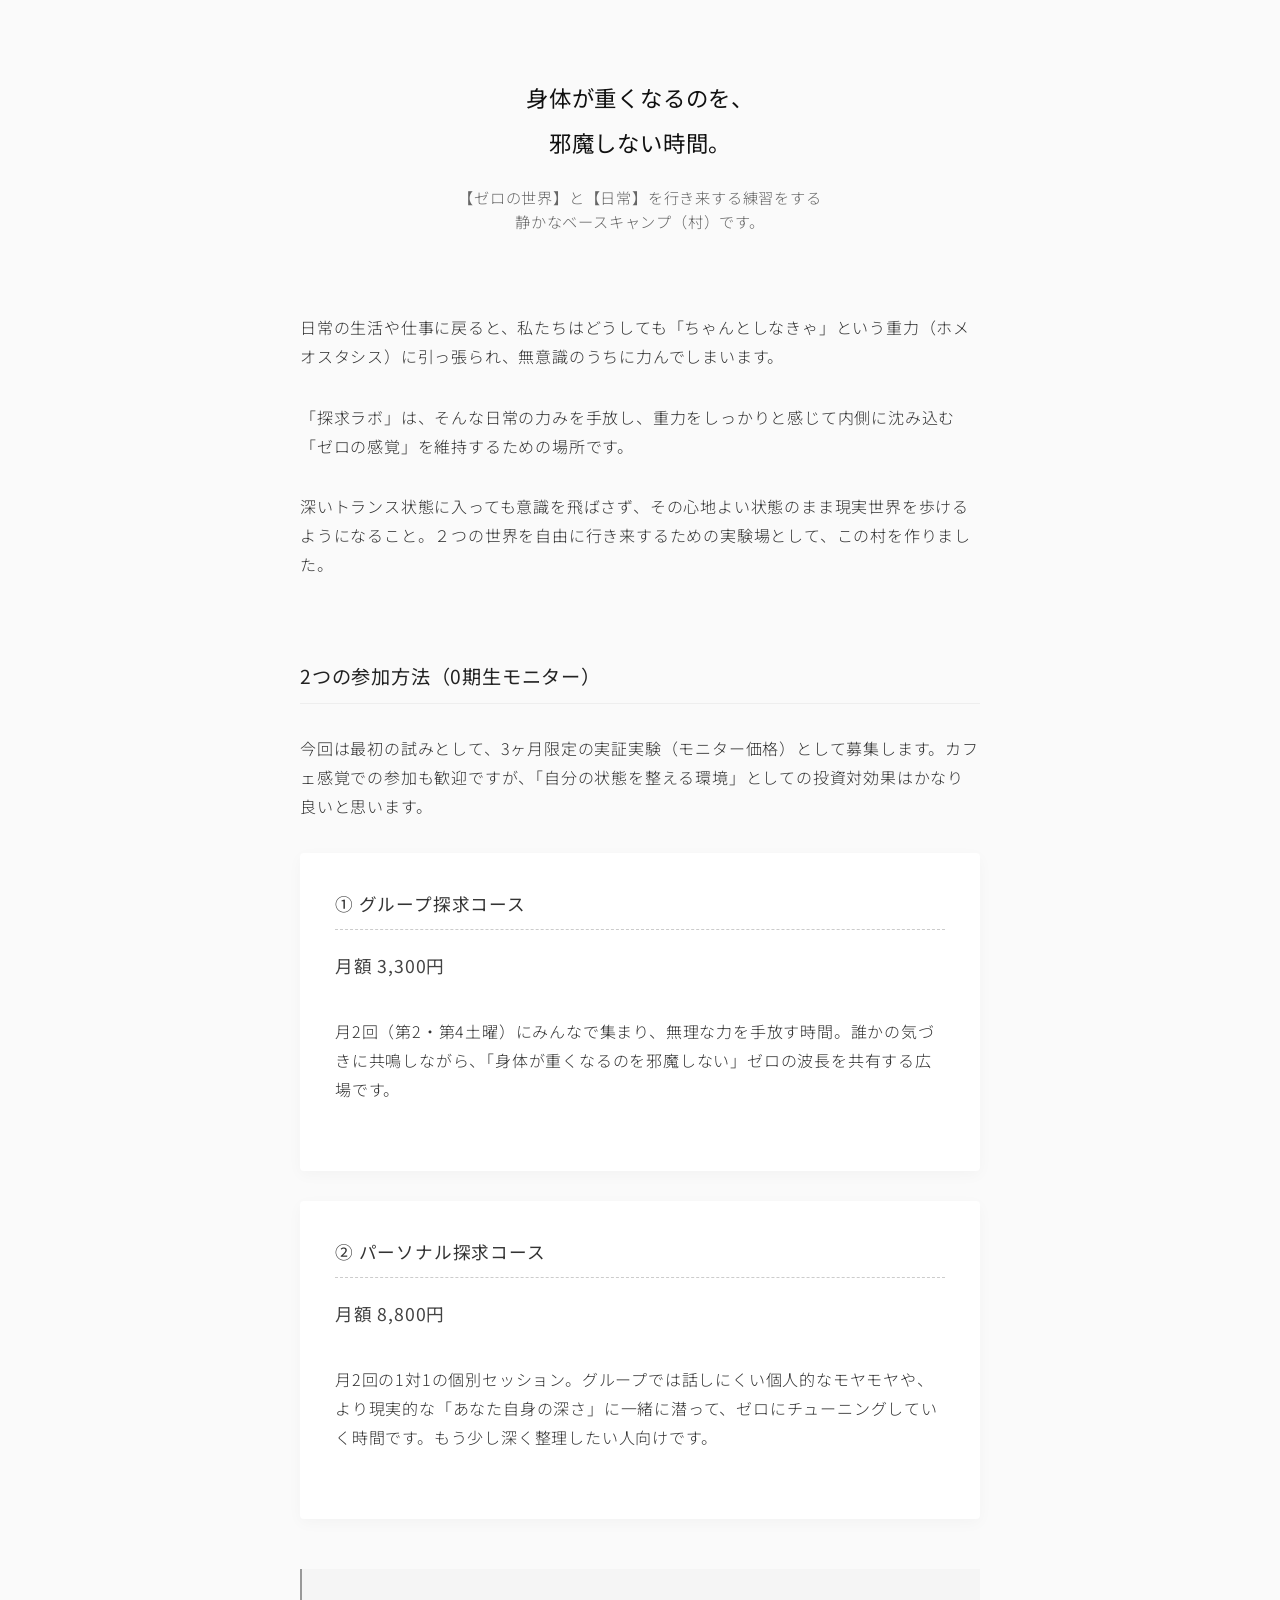
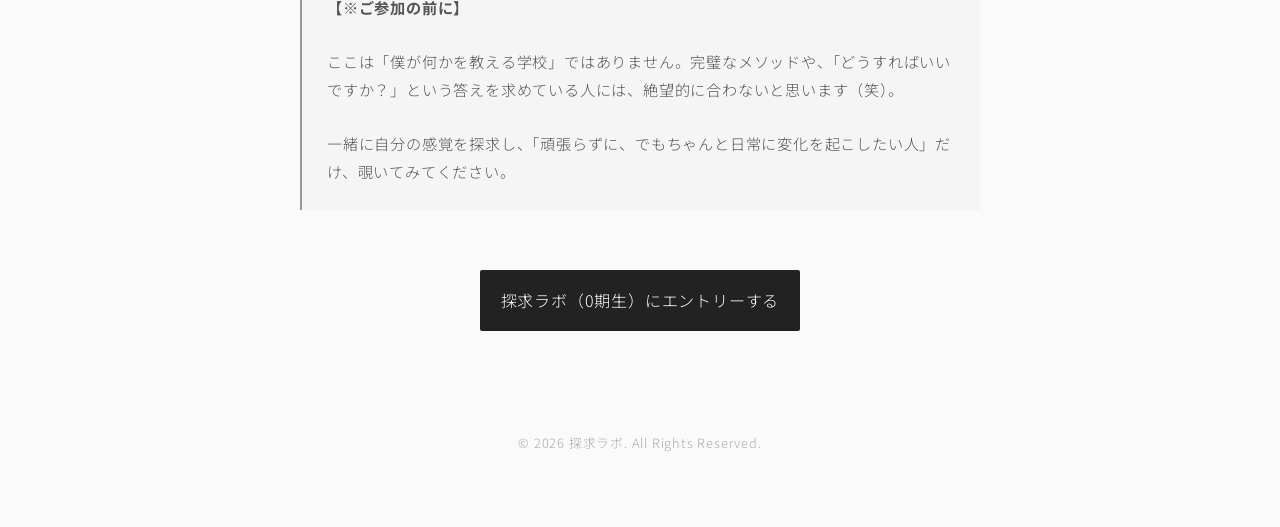
<file: index.html>
<!DOCTYPE html>
<html lang="ja">
<head>
    <meta charset="UTF-8">
    <meta name="viewport" content="width=device-width, initial-scale=1.0">
    <title>探求ラボ｜ゼロと日常を行き来するベースキャンプ</title>
    <link rel="preconnect" href="https://fonts.googleapis.com">
    <link rel="preconnect" href="https://fonts.gstatic.com" crossorigin>
    <link href="https://fonts.googleapis.com/css2?family=Noto+Sans+JP:wght@300;400&display=swap" rel="stylesheet">
    <style>
        /* 無重力と余白を感じさせるシンプルなスタイル */
        body {
            font-family: 'Noto Sans JP', sans-serif;
            line-height: 1.8;
            color: #333;
            background-color: #fafafa;
            margin: 0;
            padding: 0;
            font-weight: 300;
            letter-spacing: 0.05em;
        }
        .container {
            max-width: 680px;
            margin: 0 auto;
            padding: 60px 20px;
        }
        .hero-section {
            text-align: center;
            margin-bottom: 80px;
        }
        .main-title {
            font-size: 1.4rem;
            font-weight: 400;
            line-height: 2;
            margin-bottom: 20px;
            color: #111;
        }
        .sub-title {
            font-size: 0.95rem;
            color: #666;
            line-height: 1.6;
        }
        .content-section p {
            margin-bottom: 2em;
        }
        h2 {
            font-size: 1.2rem;
            font-weight: 400;
            margin-top: 80px;
            margin-bottom: 30px;
            border-bottom: 1px solid #eee;
            padding-bottom: 10px;
            color: #222;
        }
        .course-box {
            background: #fff;
            padding: 35px;
            border-radius: 4px;
            box-shadow: 0 4px 15px rgba(0,0,0,0.03);
            margin-bottom: 30px;
        }
        .course-box h3 {
            margin-top: 0;
            font-size: 1.1rem;
            font-weight: 400;
            border-bottom: 1px dashed #ccc;
            padding-bottom: 10px;
            margin-bottom: 20px;
        }
        .price {
            font-weight: 400;
            font-size: 1.1rem;
            margin-bottom: 15px;
            color: #444;
        }
        .warning-box {
            background: #f5f5f5;
            padding: 25px;
            border-left: 2px solid #999;
            margin: 50px 0;
            font-size: 0.95rem;
            color: #555;
        }
        .cta-button {
            display: block;
            width: 100%;
            max-width: 320px;
            margin: 60px auto;
            padding: 16px 0;
            background-color: #222;
            color: #fff;
            text-align: center;
            text-decoration: none;
            border-radius: 2px;
            font-size: 1rem;
            transition: background-color 0.3s;
        }
        .cta-button:hover {
            background-color: #555;
        }
        footer {
            text-align: center;
            margin-top: 100px;
            font-size: 0.8rem;
            color: #aaa;
        }
    </style>
</head>
<body>
    <div class="container">
        <header class="hero-section">
            <h1 class="main-title">身体が重くなるのを、<br>邪魔しない時間。</h1>
            <p class="sub-title">【ゼロの世界】と【日常】を行き来する練習をする<br>静かなベースキャンプ（村）です。</p>
        </header>

        <main class="content-section">
            <p>日常の生活や仕事に戻ると、私たちはどうしても「ちゃんとしなきゃ」という重力（ホメオスタシス）に引っ張られ、無意識のうちに力んでしまいます。</p>
            
            <p>「探求ラボ」は、そんな日常の力みを手放し、重力をしっかりと感じて内側に沈み込む「ゼロの感覚」を維持するための場所です。</p>
            
            <p>深いトランス状態に入っても意識を飛ばさず、その心地よい状態のまま現実世界を歩けるようになること。２つの世界を自由に行き来するための実験場として、この村を作りました。</p>

            <h2>2つの参加方法（0期生モニター）</h2>
            <p>今回は最初の試みとして、3ヶ月限定の実証実験（モニター価格）として募集します。カフェ感覚での参加も歓迎ですが、「自分の状態を整える環境」としての投資対効果はかなり良いと思います。</p>

            <div class="course-box">
                <h3>① グループ探求コース</h3>
                <p class="price">月額 3,300円</p>
                <p>月2回（第2・第4土曜）にみんなで集まり、無理な力を手放す時間。誰かの気づきに共鳴しながら、「身体が重くなるのを邪魔しない」ゼロの波長を共有する広場です。</p>
            </div>

            <div class="course-box">
                <h3>② パーソナル探求コース</h3>
                <p class="price">月額 8,800円</p>
                <p>月2回の1対1の個別セッション。グループでは話しにくい個人的なモヤモヤや、より現実的な「あなた自身の深さ」に一緒に潜って、ゼロにチューニングしていく時間です。もう少し深く整理したい人向けです。</p>
            </div>

            <div class="warning-box">
                <strong>【※ご参加の前に】</strong><br><br>
                ここは「僕が何かを教える学校」ではありません。完璧なメソッドや、「どうすればいいですか？」という答えを求めている人には、絶望的に合わないと思います（笑）。<br><br>
                一緒に自分の感覚を探求し、「頑張らずに、でもちゃんと日常に変化を起こしたい人」だけ、覗いてみてください。
            </div>

            <a href="ここにMyASPのURLを貼る" class="cta-button">探求ラボ（0期生）にエントリーする</a>

        </main>

        <footer>
            <p>&copy; 2026 探求ラボ. All Rights Reserved.</p>
        </footer>
    </div>
</body>
</html>
</file>
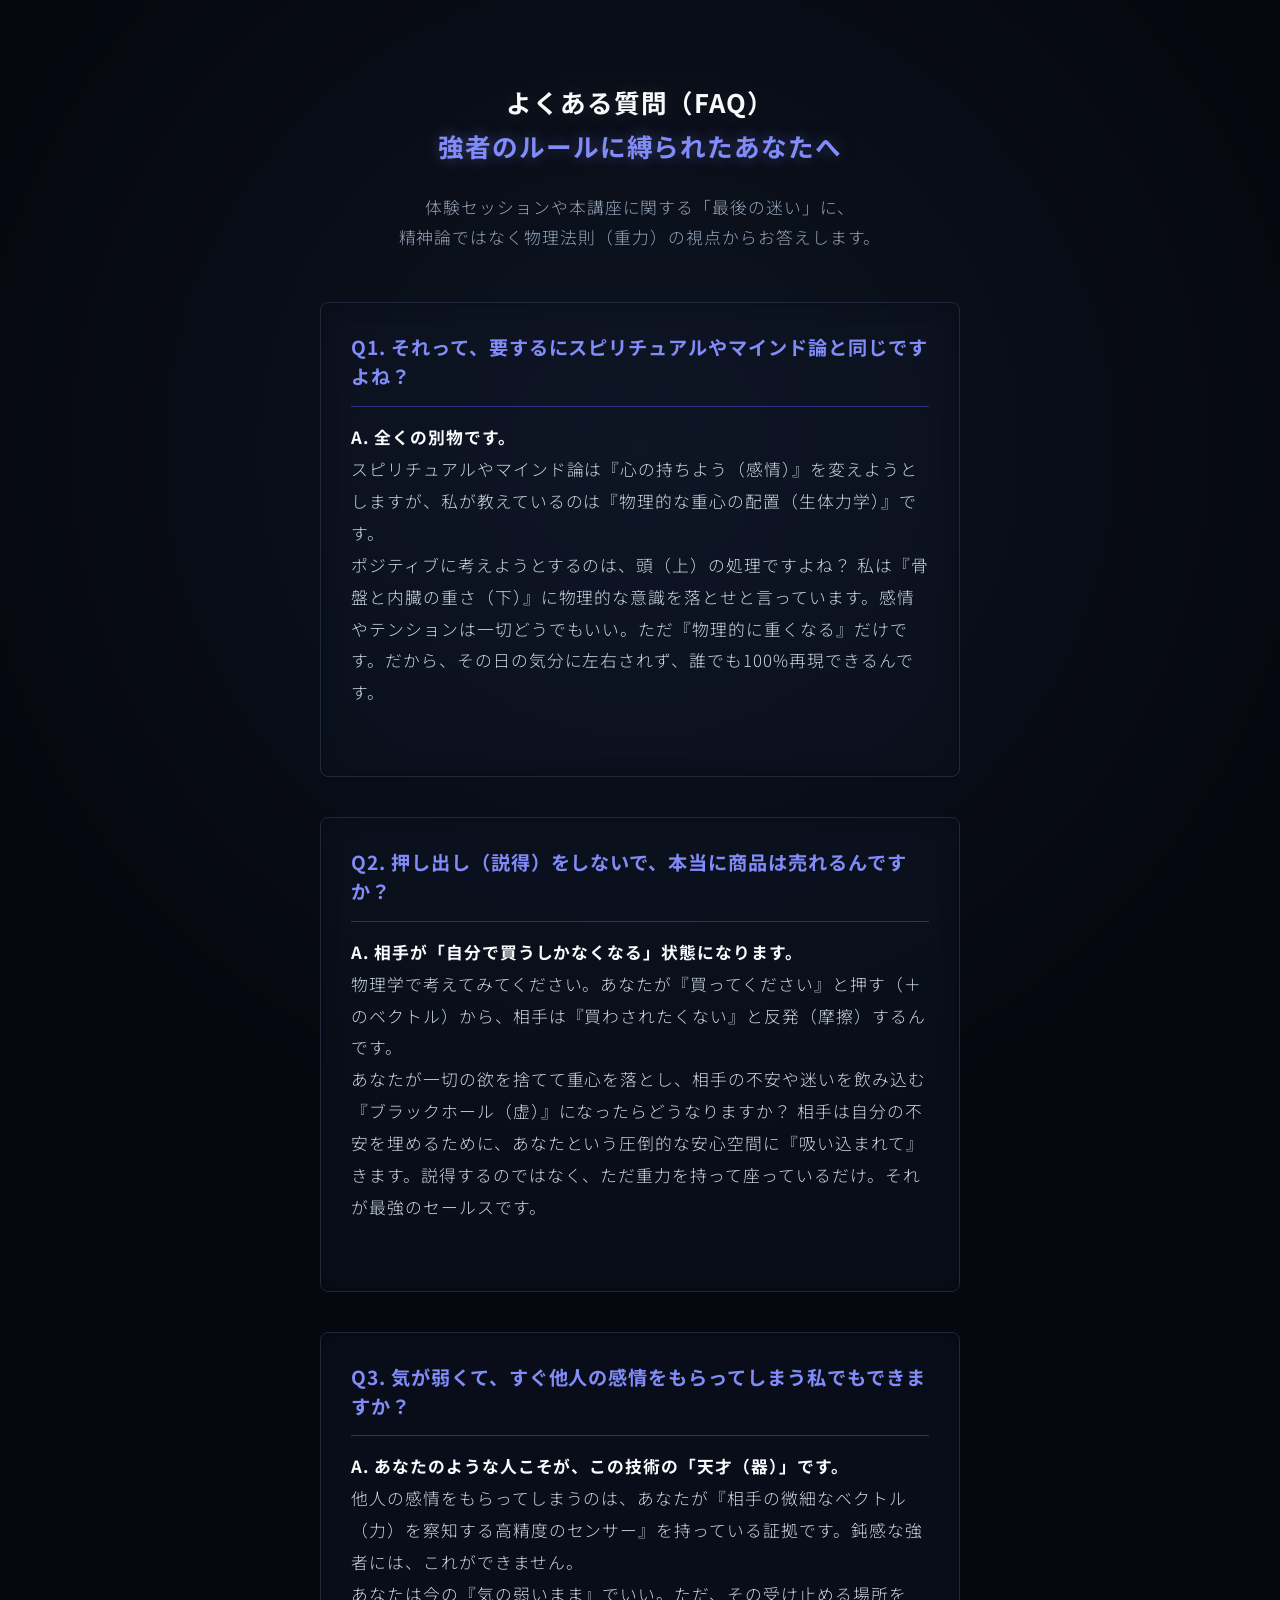
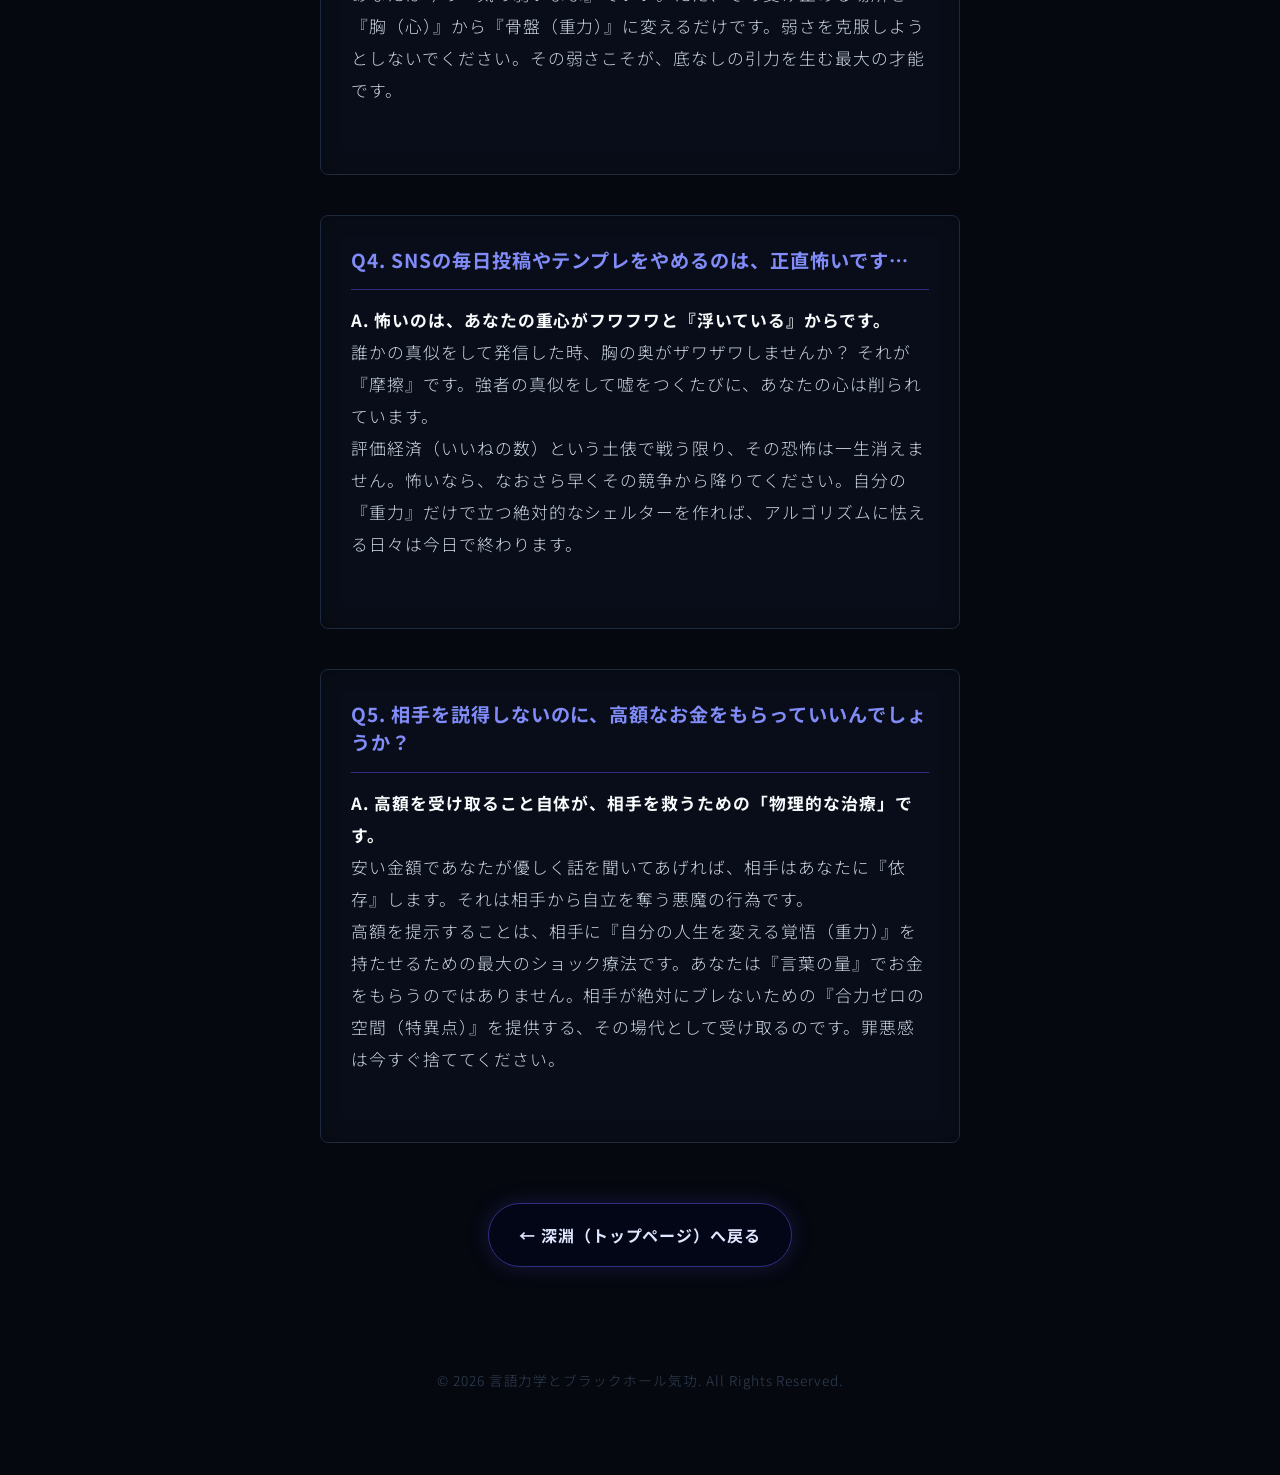
<file: faq.html>
<!DOCTYPE html>
<html lang="ja">
<head>
    <meta charset="UTF-8">
    <meta name="viewport" content="width=device-width, initial-scale=1.0">
    <title>よくある質問｜ブラックホール気功・言語力学</title>
    <link rel="preconnect" href="https://fonts.googleapis.com">
    <link rel="preconnect" href="https://fonts.gstatic.com" crossorigin>
    <link href="https://fonts.googleapis.com/css2?family=Noto+Sans+JP:wght@300;400;700&display=swap" rel="stylesheet">
    <link rel="stylesheet" href="style.css">
</head>
<body>
    <div class="void-background"></div>

    <div class="container">
        <header class="hero-section" style="margin-bottom: 50px;">
            <h1 class="main-title">よくある質問（FAQ）<br><span class="accent-text">強者のルールに縛られたあなたへ</span></h1>
            <p class="sub-title">体験セッションや本講座に関する「最後の迷い」に、<br>精神論ではなく物理法則（重力）の視点からお答えします。</p>
        </header>

        <main class="content-section">
            
            <div class="faq-item">
                <h3 class="faq-q">Q1. それって、要するにスピリチュアルやマインド論と同じですよね？</h3>
                <div class="faq-a">
                    <p><strong>A. 全くの別物です。</strong><br>
                    スピリチュアルやマインド論は『心の持ちよう（感情）』を変えようとしますが、私が教えているのは『物理的な重心の配置（生体力学）』です。<br>ポジティブに考えようとするのは、頭（上）の処理ですよね？ 私は『骨盤と内臓の重さ（下）』に物理的な意識を落とせと言っています。感情やテンションは一切どうでもいい。ただ『物理的に重くなる』だけです。だから、その日の気分に左右されず、誰でも100%再現できるんです。</p>
                </div>
            </div>

            <div class="faq-item">
                <h3 class="faq-q">Q2. 押し出し（説得）をしないで、本当に商品は売れるんですか？</h3>
                <div class="faq-a">
                    <p><strong>A. 相手が「自分で買うしかなくなる」状態になります。</strong><br>
                    物理学で考えてみてください。あなたが『買ってください』と押す（＋のベクトル）から、相手は『買わされたくない』と反発（摩擦）するんです。<br>あなたが一切の欲を捨てて重心を落とし、相手の不安や迷いを飲み込む『ブラックホール（虚）』になったらどうなりますか？ 相手は自分の不安を埋めるために、あなたという圧倒的な安心空間に『吸い込まれて』きます。説得するのではなく、ただ重力を持って座っているだけ。それが最強のセールスです。</p>
                </div>
            </div>

            <div class="faq-item">
                <h3 class="faq-q">Q3. 気が弱くて、すぐ他人の感情をもらってしまう私でもできますか？</h3>
                <div class="faq-a">
                    <p><strong>A. あなたのような人こそが、この技術の「天才（器）」です。</strong><br>
                    他人の感情をもらってしまうのは、あなたが『相手の微細なベクトル（力）を察知する高精度のセンサー』を持っている証拠です。鈍感な強者には、これができません。<br>あなたは今の『気の弱いまま』でいい。ただ、その受け止める場所を『胸（心）』から『骨盤（重力）』に変えるだけです。弱さを克服しようとしないでください。その弱さこそが、底なしの引力を生む最大の才能です。</p>
                </div>
            </div>

            <div class="faq-item">
                <h3 class="faq-q">Q4. SNSの毎日投稿やテンプレをやめるのは、正直怖いです…</h3>
                <div class="faq-a">
                    <p><strong>A. 怖いのは、あなたの重心がフワフワと『浮いている』からです。</strong><br>
                    誰かの真似をして発信した時、胸の奥がザワザワしませんか？ それが『摩擦』です。強者の真似をして嘘をつくたびに、あなたの心は削られています。<br>評価経済（いいねの数）という土俵で戦う限り、その恐怖は一生消えません。怖いなら、なおさら早くその競争から降りてください。自分の『重力』だけで立つ絶対的なシェルターを作れば、アルゴリズムに怯える日々は今日で終わります。</p>
                </div>
            </div>

            <div class="faq-item">
                <h3 class="faq-q">Q5. 相手を説得しないのに、高額なお金をもらっていいんでしょうか？</h3>
                <div class="faq-a">
                    <p><strong>A. 高額を受け取ること自体が、相手を救うための「物理的な治療」です。</strong><br>
                    安い金額であなたが優しく話を聞いてあげれば、相手はあなたに『依存』します。それは相手から自立を奪う悪魔の行為です。<br>高額を提示することは、相手に『自分の人生を変える覚悟（重力）』を持たせるための最大のショック療法です。あなたは『言葉の量』でお金をもらうのではありません。相手が絶対にブレないための『合力ゼロの空間（特異点）』を提供する、その場代として受け取るのです。罪悪感は今すぐ捨ててください。</p>
                </div>
            </div>

            <div style="text-align: center; margin-top: 60px;">
                <a href="index.html" class="cta-button" style="font-size: 1rem; padding: 15px 30px;">← 深淵（トップページ）へ戻る</a>
            </div>

        </main>

        <footer>
            <p>&copy; 2026 言語力学とブラックホール気功. All Rights Reserved.</p>
        </footer>
    </div>
</body>
</html>
</file>
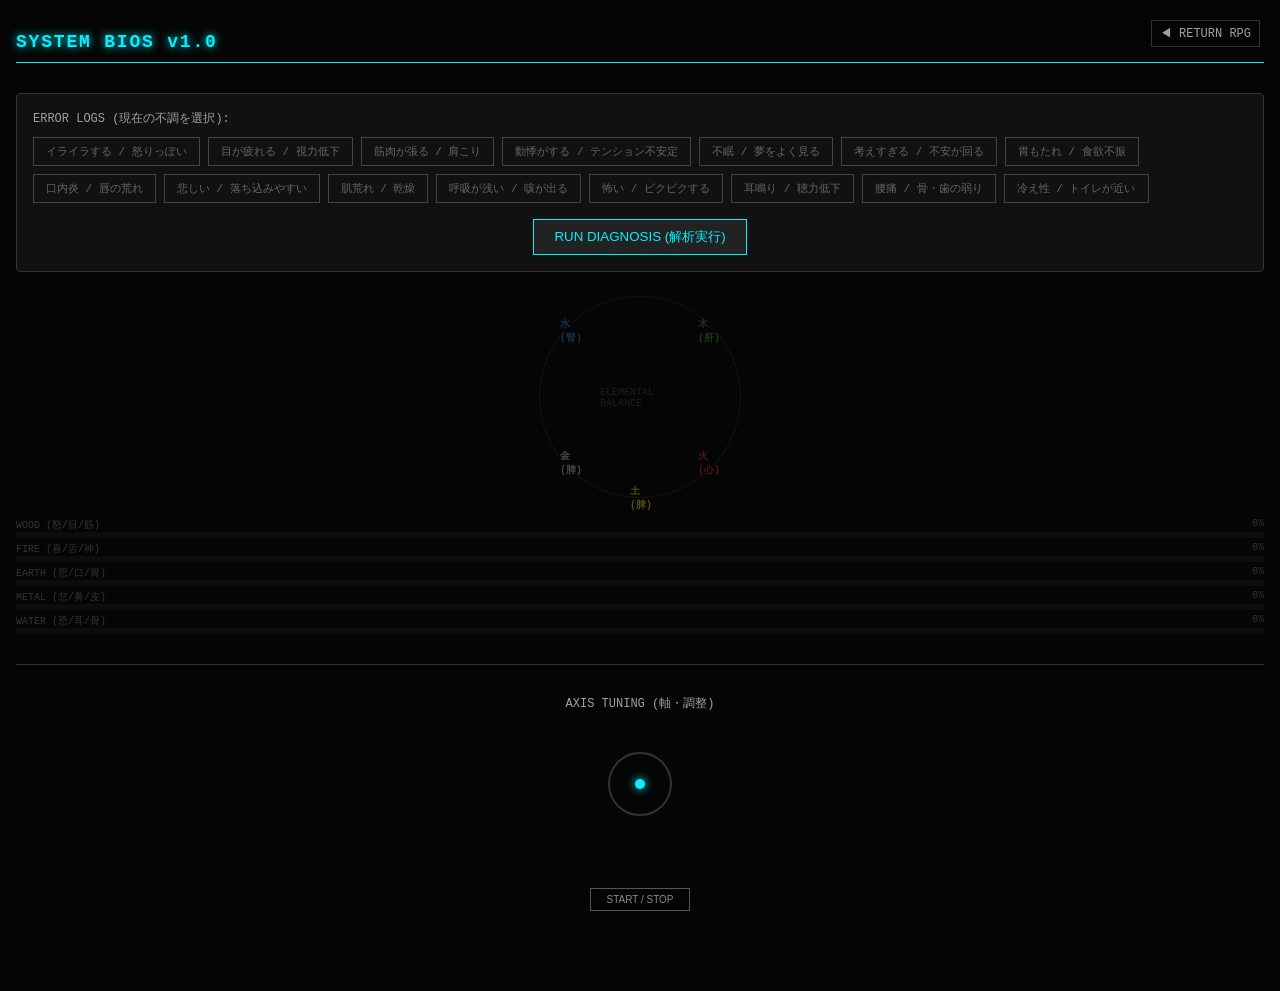
<file: grimoire_bios.html>
<!doctype html>
<html lang="ja">
<head>
  <meta charset="utf-8" />
  <meta name="viewport" content="width=device-width, initial-scale=1, maximum-scale=1, user-scalable=no" />
  <title>GRIMOIRE: BIOS</title>
  <style>
    :root{
      --bg: #050505;
      --panel: #111;
      --text: #a0a0a0;
      --accent: #00f2fe; /* BIOS Blue */
      --wood: #4caf50; /* 肝 */
      --fire: #f44336; /* 心 */
      --earth: #ffeb3b; /* 脾 */
      --metal: #e0e0e0; /* 肺 */
      --water: #2196f3; /* 腎 */
      --glass: rgba(0, 242, 254, 0.05);
    }
    body {
      margin: 0;
      font-family: "Courier New", monospace; /* 技術・メンテ感 */
      background: var(--bg);
      color: var(--text);
      padding: 20px 16px;
      padding-bottom: 80px;
    }

    h1 {
      font-size: 18px; color: var(--accent); border-bottom: 1px solid var(--accent);
      padding-bottom: 10px; margin-bottom: 30px; letter-spacing: 0.1em;
      text-shadow: 0 0 8px var(--accent);
    }
    
    .nav-btn {
      position: absolute; top: 20px; right: 20px;
      font-size: 12px; color: var(--text); text-decoration: none; border: 1px solid #333; padding: 4px 8px;
    }

    /* === 診断セクション === */
    .diagnosis-box {
      background: var(--panel); border: 1px solid #333; padding: 16px; margin-bottom: 24px; border-radius: 4px;
    }
    .check-group { display: flex; flex-wrap: wrap; gap: 8px; margin-bottom: 16px; }
    .check-btn {
      border: 1px solid #444; color: #666; padding: 6px 12px; font-size: 11px; cursor: pointer; transition: 0.2s;
    }
    .check-btn.active { border-color: var(--accent); color: var(--accent); background: var(--glass); box-shadow: 0 0 8px var(--glass); }

    /* === レーダーチャート（CSSで作る簡易版） === */
    .chart-container {
      position: relative; width: 200px; height: 200px; margin: 20px auto;
      background: radial-gradient(circle, #222 1px, transparent 1px); background-size: 20px 20px;
      border-radius: 50%; border: 1px solid #333;
    }
    .axis-label { position: absolute; font-size: 10px; color: #fff; font-weight: bold; }
    /* 五行の位置 */
    .lbl-wood { top: 10%; right: 10%; color: var(--wood); } /* 木 */
    .lbl-fire { bottom: 10%; right: 10%; color: var(--fire); } /* 火 */
    .lbl-earth { bottom: -15px; left: 45%; color: var(--earth); } /* 土 */
    .lbl-metal { bottom: 10%; left: 10%; color: var(--metal); } /* 金 */
    .lbl-water { top: 10%; left: 10%; color: var(--water); } /* 水 */

    .bar-container { margin-top: 10px; font-size: 10px; }
    .status-bar { height: 6px; background: #222; margin-bottom: 4px; position: relative; width: 100%; }
    .status-fill { height: 100%; width: 0%; transition: width 0.5s; }

    /* === 処方箋エリア === */
    #prescription {
      border-top: 1px dashed #444; margin-top: 20px; padding-top: 15px; display: none;
    }
    .patch-title { color: #fff; font-size: 14px; margin-bottom: 8px; }
    .patch-content { font-size: 12px; line-height: 1.6; color: #ccc; }

    /* === 軸チューニング（呼吸） === */
    .tuning-circle {
      width: 60px; height: 60px; border: 2px solid #333; border-radius: 50%; margin: 40px auto;
      display: flex; align-items: center; justify-content: center;
      position: relative; transition: 0.3s;
    }
    .tuning-core {
      width: 10px; height: 10px; background: var(--accent); border-radius: 50%;
      box-shadow: 0 0 10px var(--accent);
    }
    
    /* アニメーション：山口式呼吸 */
    @keyframes breathe {
      0% { transform: scale(1); border-color: #333; } /* 虚無 */
      40% { transform: scale(1.8); border-color: var(--accent); } /* 吸気（トルク） */
      50% { transform: scale(1.8); border-color: #fff; } /* 充填 */
      100% { transform: scale(1); border-color: #333; } /* 呼気（リリース） */
    }
    .tuning-active .tuning-circle { animation: breathe 6s infinite ease-in-out; }
    .breath-text { text-align: center; font-size: 10px; height: 12px; color: var(--accent); opacity: 0; }
    .tuning-active .breath-text { opacity: 1; transition: opacity 1s; }

  </style>
</head>
<body>

  <a href="./index.html" class="nav-btn">◀ RETURN RPG</a>

  <h1>SYSTEM BIOS v1.0</h1>

  <div class="diagnosis-box">
    <div style="font-size:12px; margin-bottom:10px;"> ERROR LOGS (現在の不調を選択):</div>
    <div class="check-group" id="symptomList">
      </div>
    
    <div style="text-align:center;">
      <button onclick="runDiagnosis()" style="background:#222; color:var(--accent); border:1px solid var(--accent); padding:8px 20px; cursor:pointer;">
        RUN DIAGNOSIS (解析実行)
      </button>
    </div>
  </div>

  <div id="resultArea" style="opacity:0.3; pointer-events:none; transition:0.5s;">
    
    <div class="chart-container">
      <div style="position:absolute; top:45%; left:30%; font-size:10px; color:#555;">ELEMENTAL<br>BALANCE</div>
      <div class="axis-label lbl-wood">木<br>(肝)</div>
      <div class="axis-label lbl-fire">火<br>(心)</div>
      <div class="axis-label lbl-earth">土<br>(脾)</div>
      <div class="axis-label lbl-metal">金<br>(肺)</div>
      <div class="axis-label lbl-water">水<br>(腎)</div>
    </div>

    <div class="bar-container">
      <div style="display:flex; justify-content:space-between;"><span>WOOD (怒/目/筋)</span><span id="val-wood">0%</span></div>
      <div class="status-bar"><div class="status-fill" id="bar-wood" style="background:var(--wood);"></div></div>
      
      <div style="display:flex; justify-content:space-between;"><span>FIRE (喜/舌/神)</span><span id="val-fire">0%</span></div>
      <div class="status-bar"><div class="status-fill" id="bar-fire" style="background:var(--fire);"></div></div>
      
      <div style="display:flex; justify-content:space-between;"><span>EARTH (思/口/胃)</span><span id="val-earth">0%</span></div>
      <div class="status-bar"><div class="status-fill" id="bar-earth" style="background:var(--earth);"></div></div>
      
      <div style="display:flex; justify-content:space-between;"><span>METAL (悲/鼻/皮)</span><span id="val-metal">0%</span></div>
      <div class="status-bar"><div class="status-fill" id="bar-metal" style="background:var(--metal);"></div></div>
      
      <div style="display:flex; justify-content:space-between;"><span>WATER (恐/耳/骨)</span><span id="val-water">0%</span></div>
      <div class="status-bar"><div class="status-fill" id="bar-water" style="background:var(--water);"></div></div>
    </div>

    <div id="prescription">
      <div class="patch-title">>> SYSTEM PATCH (推奨行動):</div>
      <div class="patch-content" id="patchText">
        解析待機中...
      </div>
    </div>

  </div>

  <div style="border-bottom:1px solid #333; margin:30px 0;"></div>

  <div style="text-align:center;">
    <div style="font-size:12px; margin-bottom:10px;">AXIS TUNING (軸・調整)</div>
    <div id="tuningArea">
      <div class="tuning-circle">
        <div class="tuning-core"></div>
      </div>
      <div class="breath-text">Inhale (Torque)...</div>
    </div>
    <button onclick="toggleTuning()" style="margin-top:20px; background:transparent; border:1px solid #555; color:#888; padding:5px 15px; font-size:10px;">
      START / STOP
    </button>
  </div>

  <script>
    // === データ：五行の症状と対策 ===
    // Uさんのアップロード資料に基づく
    const SYMPTOMS = [
      { text: "イライラする / 怒りっぽい", type: "wood" },
      { text: "目が疲れる / 視力低下", type: "wood" },
      { text: "筋肉が張る / 肩こり", type: "wood" },
      { text: "動悸がする / テンション不安定", type: "fire" },
      { text: "不眠 / 夢をよく見る", type: "fire" },
      { text: "考えすぎる / 不安が回る", type: "earth" },
      { text: "胃もたれ / 食欲不振", type: "earth" },
      { text: "口内炎 / 唇の荒れ", type: "earth" },
      { text: "悲しい / 落ち込みやすい", type: "metal" },
      { text: "肌荒れ / 乾燥", type: "metal" },
      { text: "呼吸が浅い / 咳が出る", type: "metal" },
      { text: "怖い / ビクビクする", type: "water" },
      { text: "耳鳴り / 聴力低下", type: "water" },
      { text: "腰痛 / 骨・歯の弱り", type: "water" },
      { text: "冷え性 / トイレが近い", type: "water" }
    ];

    const ADVICE = {
      wood: "【木(肝)の過熱】<br>怒りと目の酷使でエンジンが焼き付いています。<br>▶ 行動：酸味（酢・梅干し）を摂る。深呼吸して「の」の字を書く。<br>▶ 魔法：夜11時〜3時はスマホを見ずに目を閉じる（肝の修復時間）。",
      fire: "【火(心)の暴走】<br>喜びすぎや焦りで心が空回りしています。<br>▶ 行動：苦味（コーヒー・ゴーヤ）を少量摂る。汗をかきすぎない。<br>▶ 魔法：舌先を上顎につけて、静かに3分座る。",
      earth: "【土(脾)の停滞】<br>「思い悩み」が消化器を止めています。<br>▶ 行動：自然な甘味（芋・栗）を摂る。冷たい飲み物を禁止。<br>▶ 魔法：裸足で土の上を歩くか、踵（かかと）落とし運動をする。",
      metal: "【金(肺)の乾燥】<br>悲しみと乾燥でバリア機能（皮膚）が低下中。<br>▶ 行動：辛味（生姜・ネギ）で発散させる。白い食べ物（大根・豆腐）を食べる。<br>▶ 魔法：皮膚を乾布摩擦し、「自分と他人の境界線」を意識する。",
      water: "【水(腎)の枯渇】<br>根源的な「恐れ」が生命力を削っています。<br>▶ 行動：塩辛いもの（海藻・味噌）を摂る。腰（腎臓）をカイロで温める。<br>▶ 魔法：黒い服を着る。静かな場所で耳を澄ます。"
    };

    // 初期化
    const list = document.getElementById('symptomList');
    SYMPTOMS.forEach(s => {
      const btn = document.createElement('div');
      btn.className = 'check-btn';
      btn.innerText = s.text;
      btn.dataset.type = s.type;
      btn.onclick = () => btn.classList.toggle('active');
      list.appendChild(btn);
    });

    function runDiagnosis() {
      // 集計
      const scores = { wood:0, fire:0, earth:0, metal:0, water:0 };
      let total = 0;
      
      document.querySelectorAll('.check-btn.active').forEach(btn => {
        scores[btn.dataset.type]++;
        total++;
      });

      if(total === 0) {
        alert("症状を選択してください。");
        return;
      }

      // グラフ反映
      const max = Math.max(...Object.values(scores)) || 1; // 0除算防止
      
      for(let key in scores) {
        const percent = (scores[key] / max) * 100;
        document.getElementById(`bar-${key}`).style.width = `${percent}%`;
        document.getElementById(`val-${key}`).innerText = scores[key] > 0 ? "WARNING" : "OK";
      }

      // 最大の問題点へのアドバイスを表示
      let worstType = Object.keys(scores).reduce((a, b) => scores[a] > scores[b] ? a : b);
      if(scores[worstType] === 0) worstType = null;

      const patchArea = document.getElementById('prescription');
      const patchText = document.getElementById('patchText');
      const resultArea = document.getElementById('resultArea');

      resultArea.style.opacity = 1;
      resultArea.style.pointerEvents = "auto";
      patchArea.style.display = "block";

      if(worstType) {
        patchText.innerHTML = ADVICE[worstType];
      } else {
        patchText.innerText = "異常なし。現在の状態は安定しています。";
      }
      
      // RPG側へのデータ連携（例：localStorageに記録してRPG側でイベント発生など）
      // localStorage.setItem('grimoire_status', JSON.stringify(scores));
    }

    // 軸チューニング
    let isTuning = false;
    function toggleTuning() {
      const area = document.getElementById('tuningArea');
      isTuning = !isTuning;
      if(isTuning) {
        area.classList.add('tuning-active');
      } else {
        area.classList.remove('tuning-active');
      }
    }
  </script>
</body>
</html>
</file>
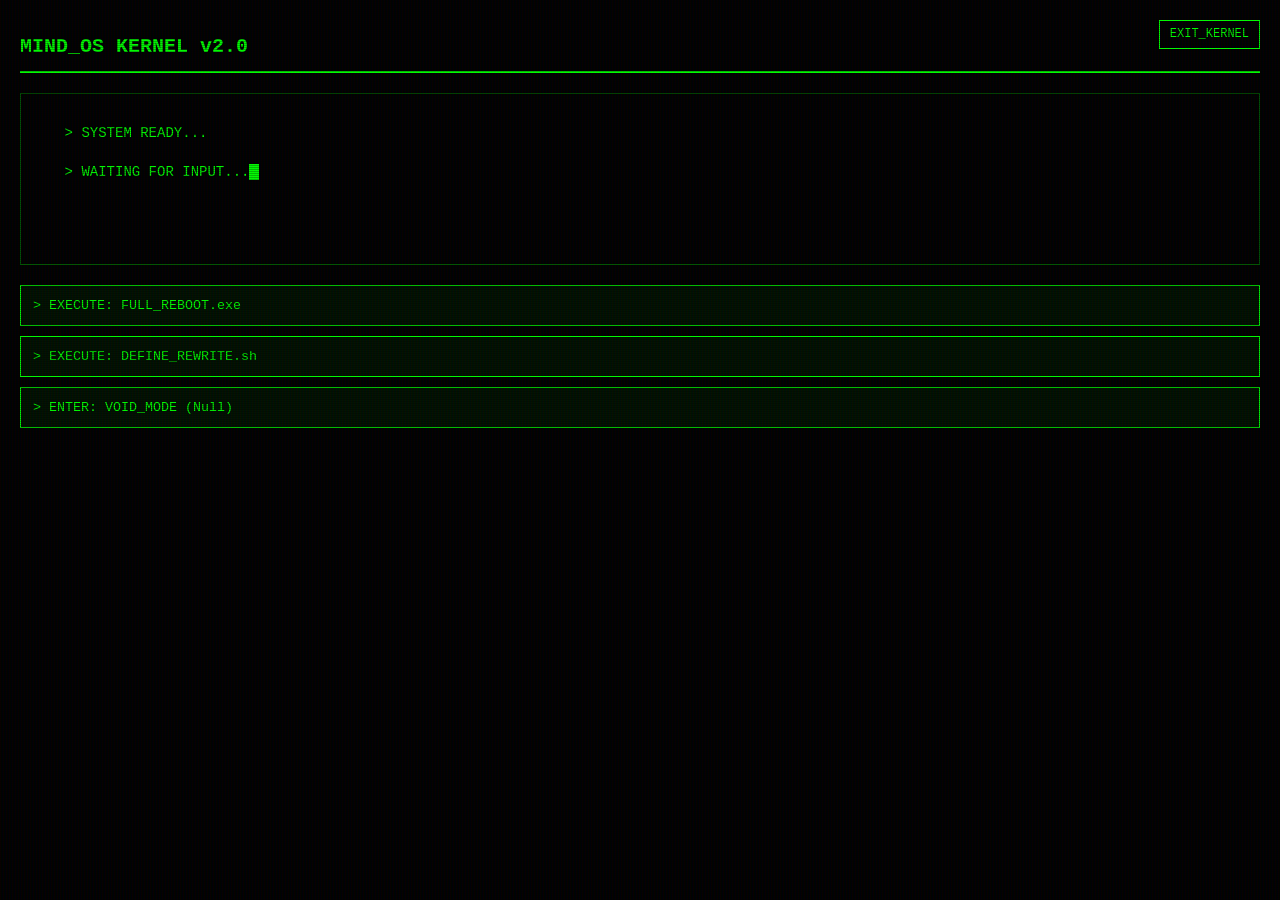
<file: grimoire_kernel.html>
<!doctype html>
<html lang="en">
<head>
  <meta charset="utf-8" />
  <meta name="viewport" content="width=device-width, initial-scale=1, maximum-scale=1, user-scalable=no" />
  <title>MIND_OS KERNEL</title>
  <style>
    :root {
      --bg: #000000;
      --term: #0f0; /* Terminal Green */
      --warn: #ff00ff;
      --dim: #005500;
    }
    body {
      background-color: var(--bg);
      color: var(--term);
      font-family: "Courier New", Courier, monospace;
      margin: 0;
      padding: 20px;
      padding-bottom: 80px;
      overflow-x: hidden;
      line-height: 1.4;
    }
    
    /* CRTモニター風のエフェクト */
    body::before {
      content: " ";
      display: block;
      position: fixed; top: 0; left: 0; bottom: 0; right: 0;
      background: linear-gradient(rgba(18, 16, 16, 0) 50%, rgba(0, 0, 0, 0.25) 50%), linear-gradient(90deg, rgba(255, 0, 0, 0.06), rgba(0, 255, 0, 0.02), rgba(0, 0, 255, 0.06));
      z-index: 2; background-size: 100% 2px, 3px 100%; pointer-events: none;
    }

    a { color: var(--term); text-decoration: none; border-bottom: 1px dashed var(--term); }
    h1 { font-size: 20px; border-bottom: 2px solid var(--term); padding-bottom: 10px; margin-bottom: 20px; }
    
    .nav-btn {
      position: absolute; top: 20px; right: 20px;
      border: 1px solid var(--term); padding: 5px 10px; font-size: 12px;
    }

    /* === ターミナルエリア === */
    .terminal-window {
      border: 1px solid var(--dim); padding: 10px; margin-bottom: 20px; min-height: 150px;
      font-size: 14px; white-space: pre-wrap;
    }
    .cursor {
      display: inline-block; width: 10px; height: 16px; background: var(--term);
      animation: blink 1s infinite; vertical-align: middle;
    }
    @keyframes blink { 0%, 100% { opacity: 1; } 50% { opacity: 0; } }

    /* === コマンドボタン群 === */
    .command-grid { display: grid; grid-template-columns: 1fr; gap: 10px; margin-bottom: 30px; }
    .cmd-btn {
      background: #001100; border: 1px solid var(--term); color: var(--term);
      padding: 12px; text-align: left; font-family: inherit; cursor: pointer;
      transition: 0.2s; position: relative;
    }
    .cmd-btn:hover { background: var(--term); color: #000; }
    .cmd-btn::before { content: "> "; }

    /* === 定義書き換えフォーム === */
    .input-group { margin-bottom: 10px; border: 1px solid var(--dim); padding: 10px; }
    .input-label { font-size: 12px; color: #008800; margin-bottom: 5px; }
    input[type="text"] {
      background: transparent; border: none; border-bottom: 1px solid var(--term);
      color: var(--term); font-family: inherit; width: 100%; font-size: 16px;
      outline: none;
    }

    /* === 虚無モード === */
    #voidOverlay {
      position: fixed; top: 0; left: 0; width: 100%; height: 100%;
      background: #000; z-index: 9999; display: none;
      align-items: center; justify-content: center; flex-direction: column;
    }
    .void-text { color: #333; font-size: 12px; }

  </style>
</head>
<body>

  <a href="./index.html" class="nav-btn">EXIT_KERNEL</a>

  <h1>MIND_OS KERNEL v2.0</h1>

  <div class="terminal-window" id="consoleOutput">
    > SYSTEM READY...<br>
    > WAITING FOR INPUT...<span class="cursor"></span>
  </div>

  <div class="command-grid">
    <button class="cmd-btn" onclick="runReboot()">EXECUTE: FULL_REBOOT.exe</button>
    <button class="cmd-btn" onclick="openRewriter()">EXECUTE: DEFINE_REWRITE.sh</button>
    <button class="cmd-btn" onclick="enterVoid()">ENTER: VOID_MODE (Null)</button>
  </div>

  <div id="rewriteArea" style="display:none;">
    <div style="margin-bottom:10px; color:var(--warn);">// WARNING: CORE VALUES WILL BE OVERWRITTEN</div>
    
    <div class="input-group">
      <div class="input-label">TARGET VARIABLE (対象の言葉)</div>
      <input type="text" id="targetWord" placeholder="例: 緊張 (ANXIETY)">
    </div>

    <div class="input-group">
      <div class="input-label">NEW DEFINITION (新しい定義)</div>
      <input type="text" id="newDef" placeholder="例: エネルギーの充填 (POWER_CHARGE)">
    </div>

    <button class="cmd-btn" onclick="commitRewrite()">>> COMMIT CHANGES (書き換え実行)</button>
  </div>

  <div id="voidOverlay" onclick="exitVoid()">
    <div class="void-text">SYSTEM SUSPENDED</div>
    <div class="void-text" style="margin-top:20px;">Touch to Resume</div>
  </div>

  <script>
    // === ユーティリティ: タイプライター風出力 ===
    const consoleEl = document.getElementById('consoleOutput');
    let isTyping = false;

    function log(text, speed = 30) {
      if(isTyping) return;
      isTyping = true;
      consoleEl.innerHTML = "> "; // リセット
      let i = 0;
      const interval = setInterval(() => {
        consoleEl.innerHTML += text.charAt(i);
        i++;
        if (i >= text.length) {
          clearInterval(interval);
          consoleEl.innerHTML += '<span class="cursor"></span>';
          isTyping = false;
        }
      }, speed);
    }

    function fastLog(html) {
      consoleEl.innerHTML = html + '<span class="cursor"></span>';
    }

    // === 1. 再起動スクリプト (脳内OS再起動) ===
    function runReboot() {
      const sequence = [
        "INITIATING SHUTDOWN SEQUENCE...",
        "DISCONNECTING: Visual Cortex (視覚)... [OK]",
        "DISCONNECTING: Auditory Input (聴覚)... [OK]",
        "CLEARING: Short-term Memory Cache... [OK]",
        "Loading Base Kernel... 山口式構造.sys",
        "Checking Axis... CENTERED",
        "Checking Torque... ROTATING",
        ">> SYSTEM REBOOT COMPLETED. WELCOME BACK, USER."
      ];

      let step = 0;
      consoleEl.innerHTML = "";
      
      function nextStep() {
        if (step < sequence.length) {
          consoleEl.innerHTML += "> " + sequence[step] + "<br>";
          step++;
          setTimeout(nextStep, 800 + Math.random() * 500); // ランダムな待機時間
        } else {
          consoleEl.innerHTML += '<span class="cursor"></span>';
          // 完了時にRPGのEXPを加算する連携も可能
          // localStorage.setItem('grimoire_exp', parseInt(localStorage.getItem('grimoire_exp')) + 100);
        }
      }
      nextStep();
    }

    // === 2. 定義書き換え (言語力学) ===
    function openRewriter() {
      document.getElementById('rewriteArea').style.display = 'block';
      fastLog("> ACCESSING DICTIONARY DATABASE...<br>> READY TO OVERWRITE.");
    }

    function commitRewrite() {
      const target = document.getElementById('targetWord').value;
      const def = document.getElementById('newDef').value;
      
      if(!target || !def) {
        log("ERROR: MISSING ARGUMENTS.");
        return;
      }

      // 演出
      const txt = `> TARGET: "${target}"\n> OLD_VAL: UNKNOWN_FEAR\n> OVERWRITING...\n> NEW_VAL: "${def}"\n> SUCCESS: Reality Vector Updated.`;
      
      // コンソールにゆっくり表示
      let i = 0;
      consoleEl.innerHTML = "";
      const timer = setInterval(() => {
        if(txt.charAt(i) === "\n") consoleEl.innerHTML += "<br>";
        else consoleEl.innerHTML += txt.charAt(i);
        i++;
        if(i >= txt.length) {
          clearInterval(timer);
          consoleEl.innerHTML += '<span class="cursor"></span>';
          document.getElementById('rewriteArea').style.display = 'none';
          document.getElementById('targetWord').value = "";
          document.getElementById('newDef').value = "";
        }
      }, 30);
    }

    // === 3. 虚無モード (Void) ===
    function enterVoid() {
      document.getElementById('voidOverlay').style.display = 'flex';
      // 実際にはここで数分間のタイマーを動かしても良い
    }
    
    function exitVoid() {
      document.getElementById('voidOverlay').style.display = 'none';
      fastLog("> SYSTEM RESUMED FROM VOID STATE.");
    }

  </script>
</body>
</html>
</file>
<file: style.css>
/* ベースの装飾（リセットと基本設定） */
* {
    box-sizing: border-box;
    margin: 0;
    padding: 0;
}

body {
    background-color: #05080f; /* さらに深く暗いネイビー */
    color: #d1d5db; /* 摩擦の少ないグレーがかった白 */
    font-family: 'Noto Sans JP', sans-serif;
    font-weight: 300;
    line-height: 2.0;
    letter-spacing: 0.06em;
    position: relative;
}

/* 画面中央にうっすらと光る重力の中心（特異点）を表現 */
.void-background {
    position: fixed;
    top: 50%;
    left: 50%;
    transform: translate(-50%, -50%);
    width: 150vw;
    height: 150vh;
    background: radial-gradient(circle, rgba(17, 24, 39, 0.8) 0%, rgba(5, 8, 15, 1) 60%);
    z-index: -1;
    pointer-events: none;
}

/* ページ全体の幅と余白（スマホ対応） */
.container {
    max-width: 680px;
    margin: 0 auto;
    padding: 80px 20px;
}

/* ヘッダー部分 */
.hero-section {
    text-align: center;
    margin-bottom: 80px;
}

.hero-image-placeholder {
    width: 100%;
    height: 350px;
    background-color: #0b1120;
    border: 1px solid #1e293b;
    border-radius: 4px;
    display: flex;
    align-items: center;
    justify-content: center;
    margin-bottom: 50px;
    color: #475569;
    box-shadow: 0 10px 30px rgba(0,0,0,0.5);
}

.main-title {
    font-size: 1.6rem;
    font-weight: 700;
    color: #f8fafc;
    line-height: 1.7;
    margin-bottom: 25px;
    text-shadow: 0 0 20px rgba(255,255,255,0.1);
}

.sub-title {
    font-size: 1.05rem;
    color: #94a3b8;
    line-height: 1.8;
}

/* テキストの強調（下品にならない発光） */
.accent-text {
    color: #818cf8; /* 静かなる青紫の発光 */
    text-shadow: 0 0 15px rgba(129, 140, 248, 0.4);
}

.bold-text {
    font-weight: 700;
    color: #f1f5f9;
}

/* 本文部分 */
.content-section p {
    margin-bottom: 2.2em;
    font-size: 1.05rem;
}

h2 {
    font-size: 1.5rem;
    color: #f8fafc;
    border-left: 2px solid #6366f1; /* 細く鋭い青の境界線 */
    padding-left: 18px;
    margin: 80px 0 40px 0;
    font-weight: 700;
    line-height: 1.6;
}

.quote-box {
    background: rgba(15, 23, 42, 0.6);
    padding: 30px;
    border-radius: 6px;
    margin: 40px 0;
    color: #cbd5e1;
    border-left: 2px solid #475569;
    box-shadow: inset 0 0 20px rgba(0,0,0,0.4);
}

/* オファーボックス（事象の地平面） */
.offer-box {
    background: linear-gradient(180deg, #0f172a 0%, #05080f 100%);
    border: 1px solid #1e293b;
    padding: 50px 30px;
    text-align: center;
    margin-top: 80px;
    border-radius: 12px;
    box-shadow: 0 20px 50px rgba(0,0,0,0.6), inset 0 0 30px rgba(0,0,0,0.8);
}

.offer-label {
    font-size: 0.9rem;
    color: #94a3b8;
    margin-bottom: 10px;
    letter-spacing: 0.1em;
}

.offer-box h3 {
    font-size: 1.4rem;
    color: #ffffff;
    margin-bottom: 20px;
    font-weight: 700;
    line-height: 1.5;
}

.limit {
    color: #ef4444;
    font-size: 0.95rem;
    margin-bottom: 40px;
    font-weight: 700;
}

/* 吸引型ボタン（引力の視覚化） */
.cta-button {
    display: inline-block;
    background-color: #020617;
    color: #e0e7ff;
    text-decoration: none;
    padding: 20px 45px;
    border: 1px solid #312e81;
    border-radius: 50px; /* 丸みを持たせて摩擦を減らす */
    font-size: 1.15rem;
    font-weight: 700;
    transition: all 0.5s ease;
    box-shadow: 0 0 20px rgba(49, 46, 129, 0.4); /* 青紫のオーラ */
}

.cta-button .arrow {
    display: inline-block;
    transition: transform 0.5s ease;
    margin-left: 10px;
}

.cta-button:hover {
    background-color: #000000;
    border-color: #4f46e5;
    color: #ffffff;
    box-shadow: 0 0 40px rgba(79, 70, 229, 0.6); /* ホバー時に引力が増す */
    transform: translateY(2px) scale(0.98); /* 押すと奥に吸い込まれる挙動 */
}

.cta-button:hover .arrow {
    transform: translateX(5px); /* 矢印が深淵へ向かう */
}

/* --- FAQページ専用の装飾 --- */
.faq-item {
    margin-bottom: 40px;
    background: rgba(15, 23, 42, 0.4);
    border: 1px solid #1e293b;
    border-radius: 8px;
    padding: 30px;
    box-shadow: inset 0 0 20px rgba(0,0,0,0.3);
    transition: transform 0.3s ease;
}

.faq-item:hover {
    background: rgba(15, 23, 42, 0.7);
    transform: translateY(-2px);
}

.faq-q {
    font-size: 1.2rem;
    color: #818cf8; /* アクセントの青紫 */
    margin-bottom: 15px;
    font-weight: 700;
    border-bottom: 1px solid #312e81;
    padding-bottom: 15px;
    line-height: 1.5;
}

.faq-a {
    font-size: 1.05rem;
    color: #cbd5e1;
    line-height: 1.9;
}

.faq-a strong {
    color: #f8fafc;
    font-weight: 700;
}

/* スマホ用調整 */
@media screen and (max-width: 600px) {
    .container {
        padding: 40px 20px;
    }
    .main-title {
        font-size: 1.35rem;
    }
    h2 {
        font-size: 1.3rem;
    }
    .cta-button {
        width: 100%;
        padding: 18px 20px;
        font-size: 1.05rem;
    }
    .faq-q {
        font-size: 1.1rem;
    }
    .faq-item {
        padding: 20px;
    }
}

footer {
    text-align: center;
    margin-top: 100px;
    font-size: 0.85rem;
    color: #334155;
}
</file>
